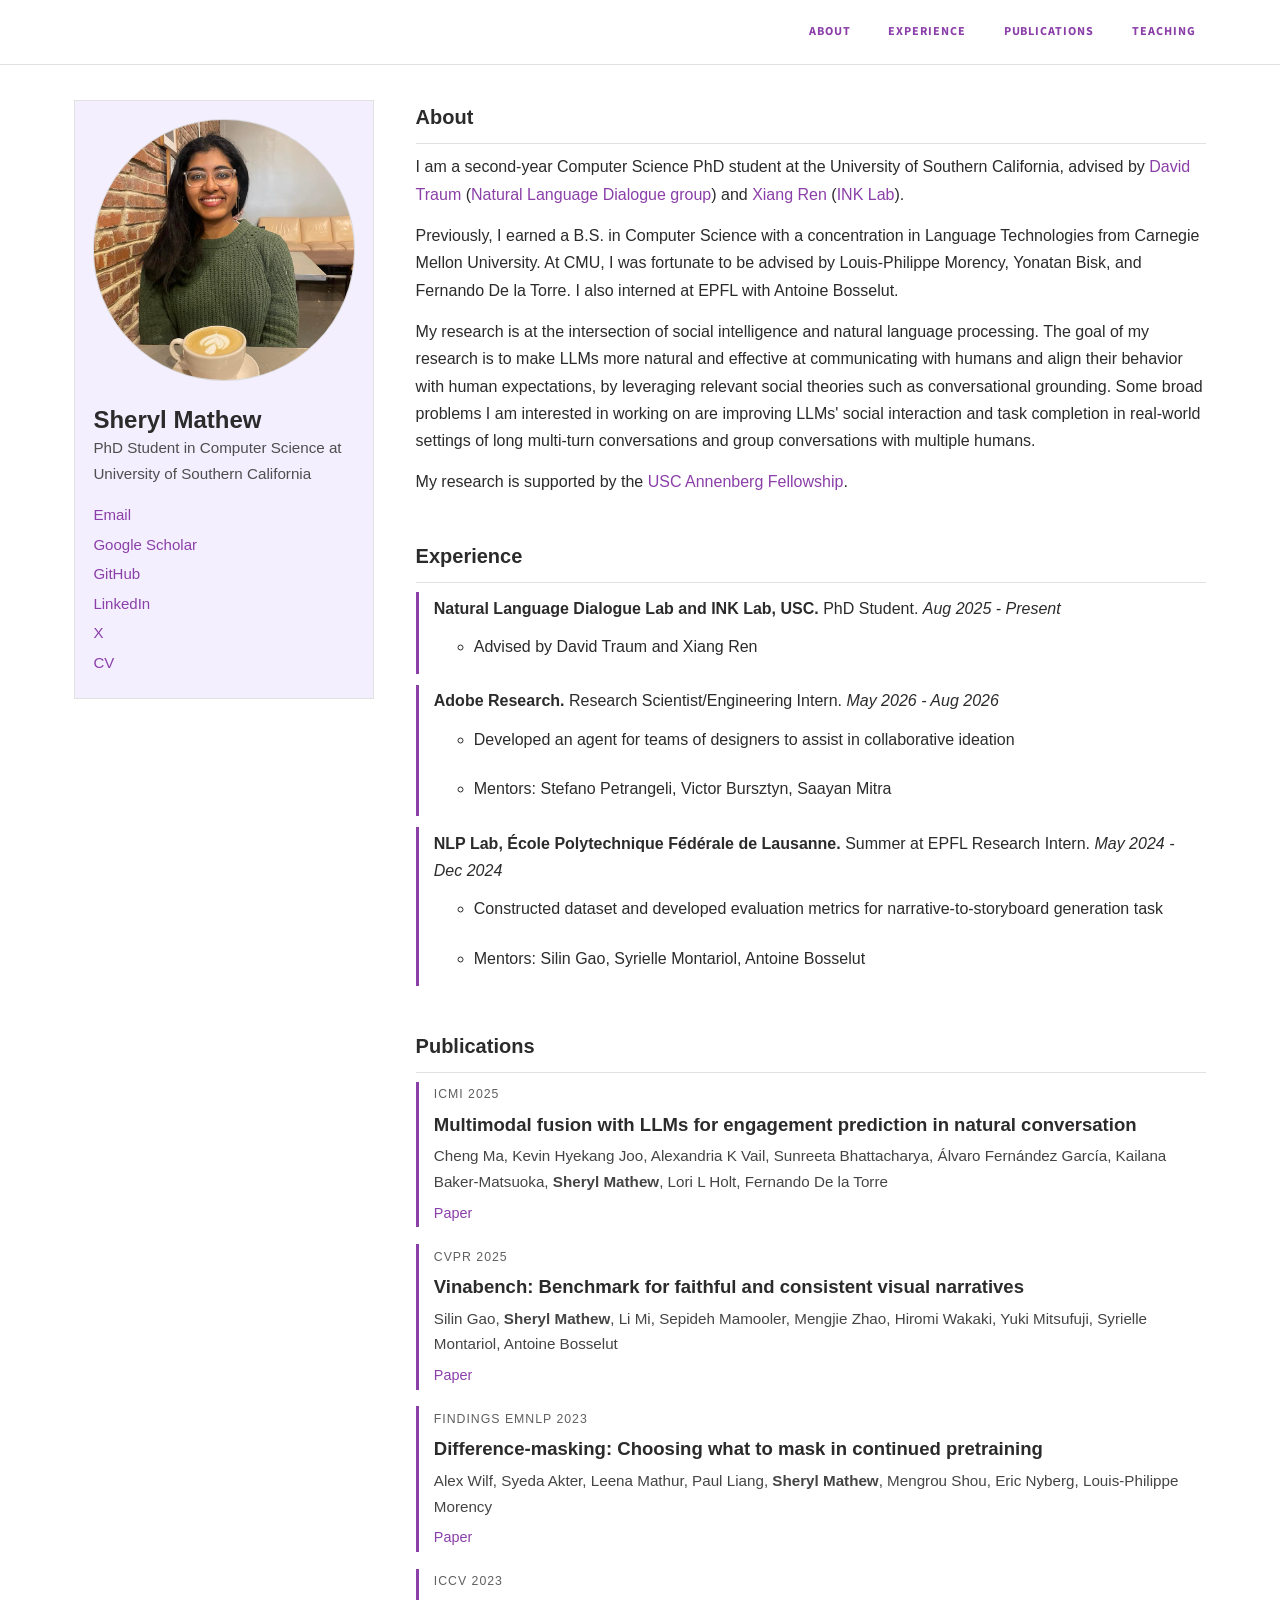
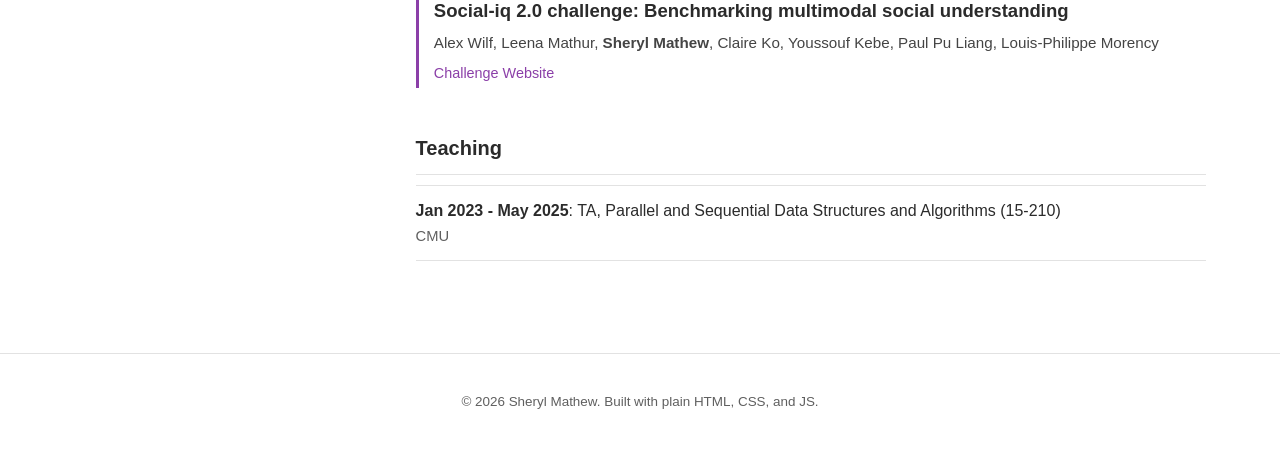
<file: index.html>
<!doctype html>
<html lang="en">
  <head>
    <meta charset="utf-8" />
    <meta name="viewport" content="width=device-width, initial-scale=1" />
    <title>Sheryl Mathew</title>
    <meta
      name="description"
      content="Personal website"
    />
    <link rel="preconnect" href="https://fonts.googleapis.com" />
    <link rel="preconnect" href="https://fonts.gstatic.com" crossorigin />
    <link
      href="https://fonts.googleapis.com/css2?family=Source+Sans+3:wght@400;500;600;700&display=swap"
      rel="stylesheet"
    />
    <link rel="stylesheet" href="styles.css" />
  </head>
  <body>
    <header class="masthead">
      <div class="masthead-inner">
        <nav class="site-nav" aria-label="Primary">
          <a href="#about">About</a>
          <a href="#experience">Experience</a>
          <a href="#publications">Publications</a>
          <a href="#teaching">Teaching</a>
          <!-- <a href="#service">Service</a> -->
        </nav>
      </div>
    </header>

    <main class="layout">
      <aside class="sidebar">
        <img class="author-avatar" src="assets/sheryl_24.jpg" alt="Portrait of Sheryl Mathew" />
        <h1>Sheryl Mathew</h1>
        <p>
          PhD Student in Computer Science at University of Southern California
        </p>
        <ul class="author-links">
          <li><a href="mailto:sherylma@usc.edu">Email</a></li>
          <li><a href="https://scholar.google.com/citations?user=3-NEsXsAAAAJ&hl=en">Google Scholar</a></li>
          <li><a href="https://github.com/sherylm77">GitHub</a></li>
          <li><a href="https://www.linkedin.com/in/sheryl-m-a26809188/">LinkedIn</a></li>
          <li><a href="https://x.com/Sheryl51522959">X</a></li>
          <li><a href="assets/cv.pdf">CV</a></li>
        </ul>
      </aside>

      <section class="content">
        <article id="about" class="page-block">
          <h2>About</h2>
          <p>
            I am a second-year Computer Science PhD student at the University of Southern California, advised by <a href="https://people.ict.usc.edu/~traum/">David Traum</a> (<a href="https://nld.ict.usc.edu/">Natural Language Dialogue group</a>) and <a href="https://www.seanre.com/">Xiang Ren</a> (<a href="https://inklab.usc.edu/">INK Lab</a>). 
          </p>
          <p>
            Previously, I earned a B.S. in Computer Science with a concentration in Language Technologies from Carnegie Mellon University. At CMU, I was fortunate to be advised by Louis-Philippe Morency,
            Yonatan Bisk, and Fernando De la Torre. I also interned at EPFL with Antoine Bosselut. 
          </p>
          <p>
            My research is at the intersection of social intelligence and natural language processing. The goal of my research is to make LLMs more natural and effective at communicating with humans and align their behavior with human expectations, by leveraging relevant social theories such as conversational grounding. Some broad problems I am interested in working on are improving LLMs' social interaction and task completion in real-world settings of long multi-turn conversations and group conversations with multiple humans.
          </p>
          <p>
            My research is supported by the <a href="https://graduateschool.usc.edu/fellowships/fellowships-for-phd-students/">USC Annenberg Fellowship</a>.
          </p>
        </article>

        <article id="experience" class="page-block">
          <h2>Experience</h2>
          <ul class="plain-list plain-list-no-lines">
            <li>
              <strong>Natural Language Dialogue Lab and INK Lab, USC. </strong>PhD Student. <i>Aug 2025 - Present</i>
              <ul>
                <li>Advised by David Traum and Xiang Ren</li>
              </ul>
            </li>
            <li>
              <strong>Adobe Research. </strong>Research Scientist/Engineering Intern. <i>May 2026 - Aug 2026</i>
              <ul>
                <li>Developed an agent for teams of designers to assist in collaborative ideation</li>
                <li>Mentors: Stefano Petrangeli, Victor Bursztyn, Saayan Mitra</li>
              </ul>
            </li>
            <li>
              <strong>NLP Lab, École Polytechnique Fédérale de Lausanne. </strong>Summer at EPFL Research Intern. <i>May 2024 - Dec 2024</i>
              <ul>
                <li>Constructed dataset and developed evaluation metrics for narrative-to-storyboard generation task</li>
                <li>Mentors: Silin Gao, Syrielle Montariol, Antoine Bosselut</li>
              </ul>
            </li>
          </ul>
        </article>

        <article id="publications" class="page-block">
          <h2>Publications</h2>
          <div id="pub-list" class="archive-list" aria-live="polite"></div>
        </article>

        <article id="teaching" class="page-block">
          <h2>Teaching</h2>
          <ul class="plain-list">
            <li>
              <strong>Jan 2023 - May 2025</strong>: TA, Parallel and Sequential Data Structures and Algorithms (15-210)
              <span>CMU</span>
            </li>
          </ul>
        </article>

        <!-- <article id="service" class="page-block">
          <h2>Service</h2>
          <p class="block-intro">Academic service, mentorship, and community work.</p>
          <ul class="plain-list">
            <li><strong>Reviewing</strong><span>Reviewer for ACL, EMNLP, NeurIPS, and CHI</span></li>
            <li><strong>Mentorship</strong><span>Mentor for undergraduate research and outreach programs</span></li>
          </ul>
        </article> -->
      </section>
    </main>

    <footer class="site-footer">
      <p>&copy; 2026 Sheryl Mathew. Built with plain HTML, CSS, and JS.</p>
    </footer>

    <script src="script.js"></script>
  </body>
</html>
</file>
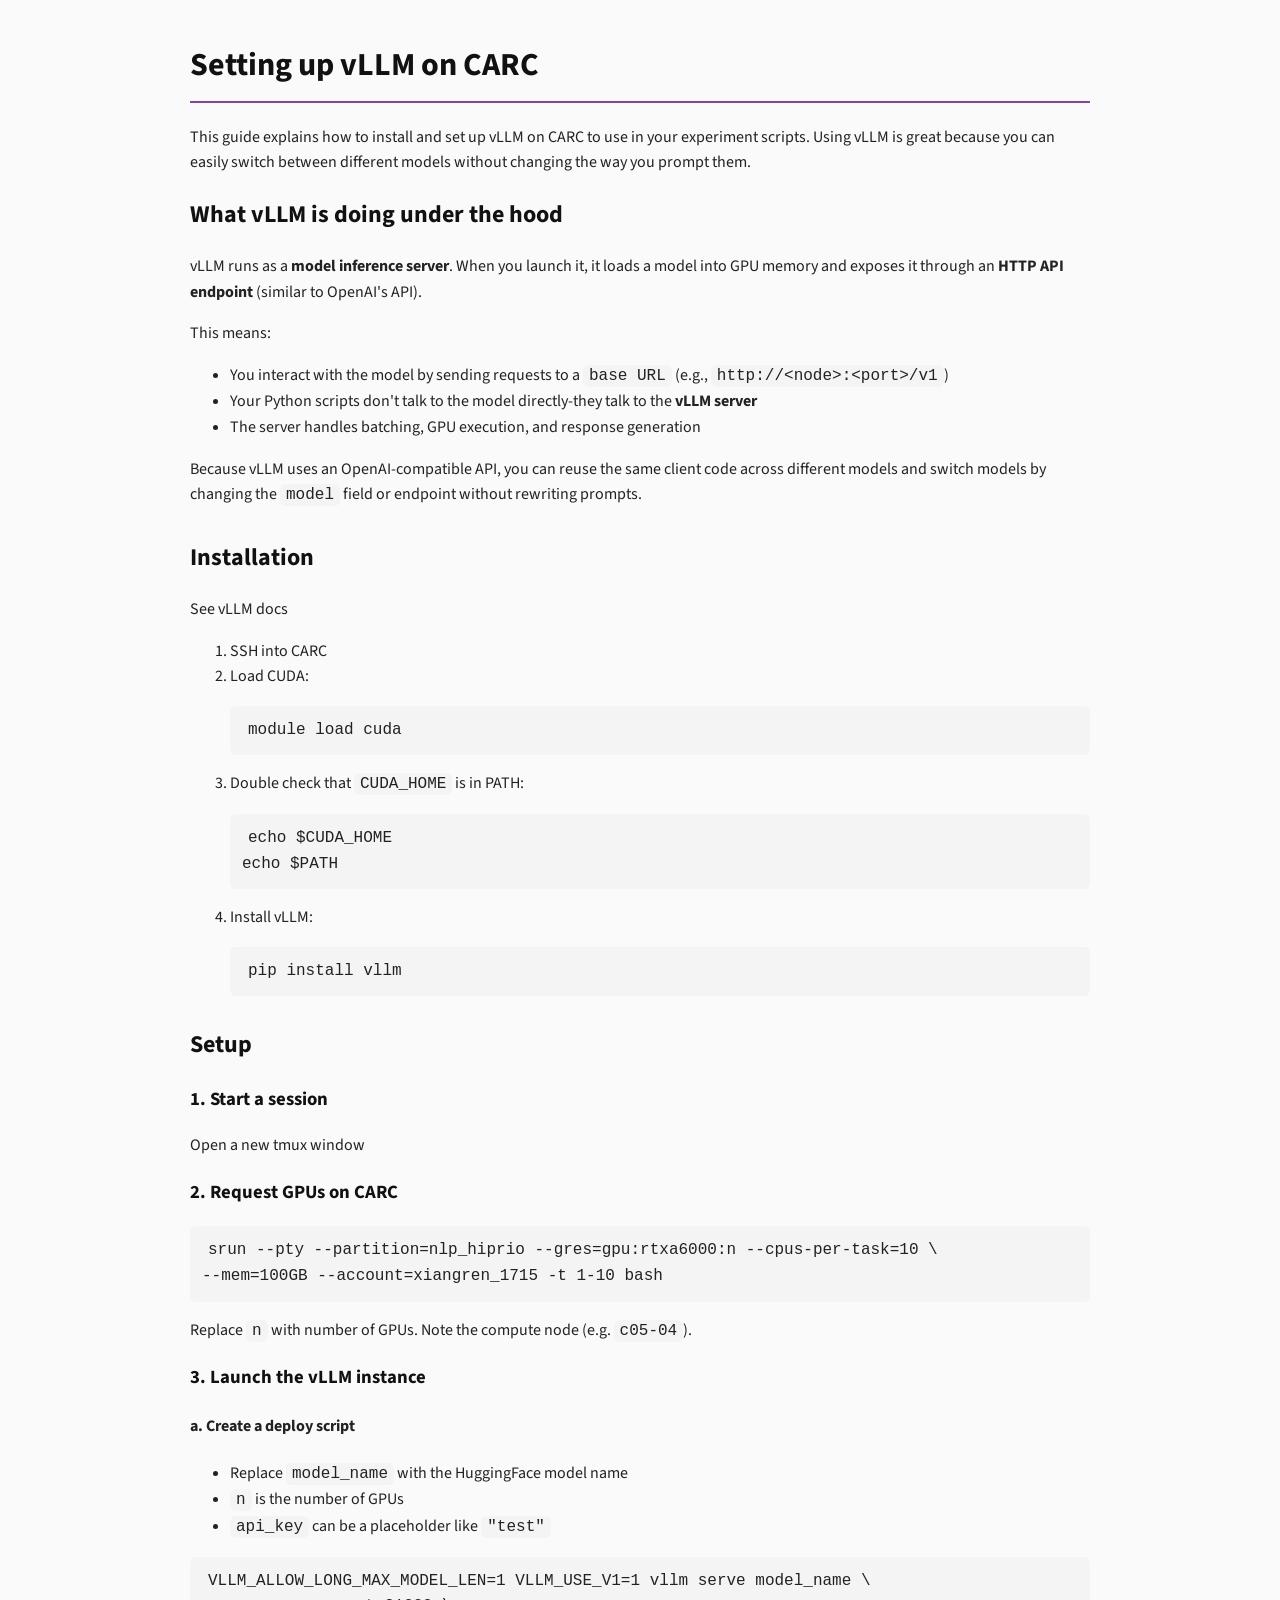
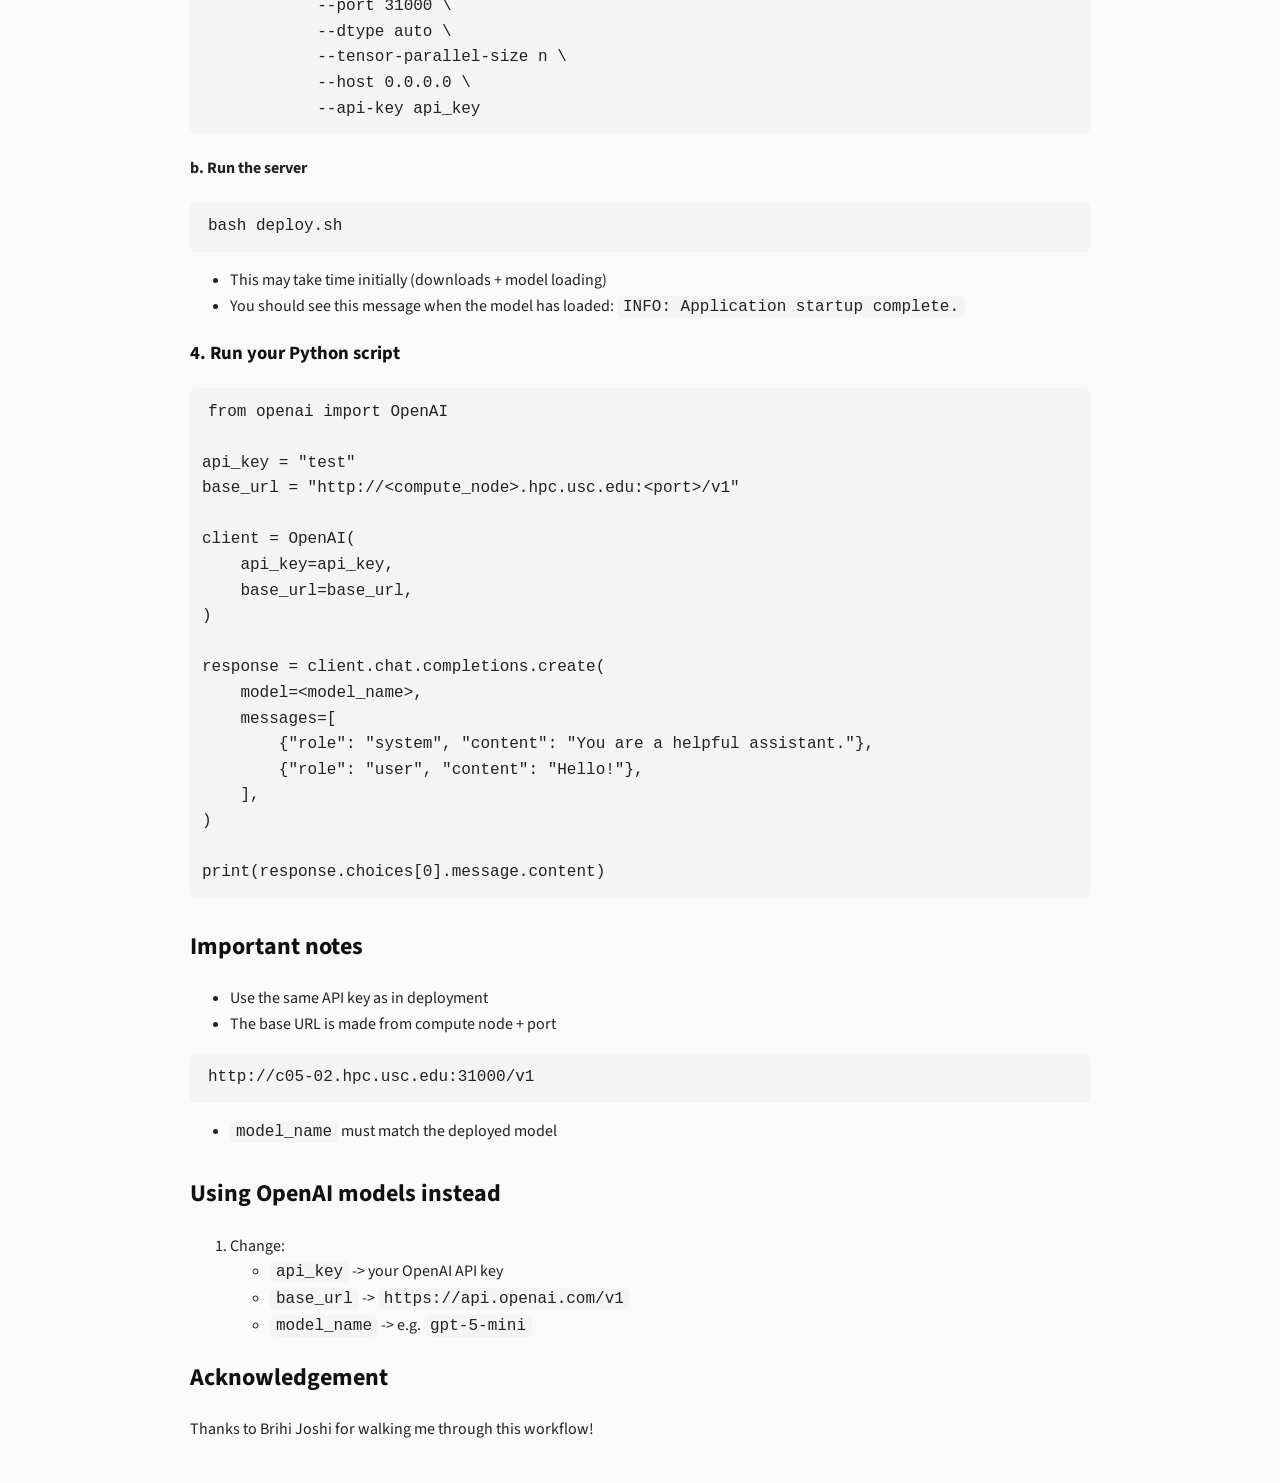
<file: vllm_setup_guide.html>
<!DOCTYPE html>
<html lang="en">
<head>
  <meta charset="UTF-8" />
  <meta name="viewport" content="width=device-width, initial-scale=1" />
  <title>Setting up vLLM on CARC</title>
  <link rel="preconnect" href="https://fonts.googleapis.com" />
  <link rel="preconnect" href="https://fonts.gstatic.com" crossorigin />
  <link
    href="https://fonts.googleapis.com/css2?family=Source+Sans+3:wght@400;500;600;700&display=swap"
    rel="stylesheet"
  />
  <style>
    body {
      font-family: "Source Sans 3", -apple-system, BlinkMacSystemFont, "Segoe UI", Roboto, sans-serif;
      line-height: 1.6;
      max-width: 900px;
      margin: 40px auto;
      padding: 0 20px;
      color: #222;
      background: #fafafa;
    }
    a {
      color: #8b3fa8;
    }
    h1, h2, h3 {
      color: #111;
    }
    h1 {
      border-bottom: 2px solid #8b3fa8;
      padding-bottom: 10px;
    }
    code, pre {
      background: #f4f4f4;
      border-radius: 6px;
      font-family: "SFMono-Regular", Consolas, monospace;
    }
    code {
      padding: 2px 6px;
    }
    pre {
      padding: 12px;
      overflow-x: auto;
    }
    .section {
      margin-top: 30px;
    }
    .note {
      background: #f6eefb;
      border-left: 4px solid #8b3fa8;
      padding: 12px;
      margin: 15px 0;
    }
  </style>
</head>
<body>

<h1>Setting up vLLM on CARC</h1>

<p>
This guide explains how to install and set up vLLM on CARC to use in your experiment scripts.
Using vLLM is great because you can easily switch between different models without changing the way you prompt them.
</p>

<h2>What vLLM is doing under the hood</h2>
<p>
vLLM runs as a <strong>model inference server</strong>. When you launch it, it loads a model into GPU memory
and exposes it through an <strong>HTTP API endpoint</strong> (similar to OpenAI's API).
</p>

<p>This means:</p>
<ul>
  <li>You interact with the model by sending requests to a <code>base URL</code> (e.g., <code>http://&lt;node&gt;:&lt;port&gt;/v1</code>)</li>
  <li>Your Python scripts don't talk to the model directly-they talk to the <strong>vLLM server</strong></li>
  <li>The server handles batching, GPU execution, and response generation</li>
</ul>

<p>
Because vLLM uses an OpenAI-compatible API, you can reuse the same client code across different models and switch models
by changing the <code>model</code> field or endpoint without rewriting prompts.
</p>

<div class="section">
  <h2>Installation</h2>
  <p>See vLLM docs</p>

  <ol>
    <li>SSH into CARC</li>
    <li>Load CUDA:
      <pre><code>module load cuda</code></pre>
    </li>
    <li>Double check that <code>CUDA_HOME</code> is in PATH:
      <pre><code>echo $CUDA_HOME
echo $PATH</code></pre>
    </li>
    <li>Install vLLM:
      <pre><code>pip install vllm</code></pre>
    </li>
  </ol>
</div>

<div class="section">
  <h2>Setup</h2>

  <h3>1. Start a session</h3>
  <p>Open a new tmux window</p>

  <h3>2. Request GPUs on CARC</h3>
  <pre><code>srun --pty --partition=nlp_hiprio --gres=gpu:rtxa6000:n --cpus-per-task=10 \
--mem=100GB --account=xiangren_1715 -t 1-10 bash</code></pre>

  <p>Replace <code>n</code> with number of GPUs. Note the compute node (e.g. <code>c05-04</code>).</p>

  <h3>3. Launch the vLLM instance</h3>

  <h4>a. Create a deploy script</h4>
  <ul>
    <li>Replace <code>model_name</code> with the HuggingFace model name</li>
    <li><code>n</code> is the number of GPUs</li>
    <li><code>api_key</code> can be a placeholder like <code>"test"</code></li>
  </ul>

  <pre><code>VLLM_ALLOW_LONG_MAX_MODEL_LEN=1 VLLM_USE_V1=1 vllm serve model_name \
            --port 31000 \
            --dtype auto \
            --tensor-parallel-size n \
            --host 0.0.0.0 \
            --api-key api_key</code></pre>

  <h4>b. Run the server</h4>
  <pre><code>bash deploy.sh</code></pre>

  <ul>
    <li>This may take time initially (downloads + model loading)</li>
    <li>You should see this message when the model has loaded: <code>INFO: Application startup complete.</code></li>
  </ul>

  <h3>4. Run your Python script</h3>

  <pre><code>from openai import OpenAI

api_key = "test"
base_url = "http://&lt;compute_node&gt;.hpc.usc.edu:&lt;port&gt;/v1"

client = OpenAI(
    api_key=api_key,
    base_url=base_url,
)

response = client.chat.completions.create(
    model=&lt;model_name&gt;,
    messages=[
        {"role": "system", "content": "You are a helpful assistant."},
        {"role": "user", "content": "Hello!"},
    ],
)

print(response.choices[0].message.content)</code></pre>
</div>

<div class="section">
  <h2>Important notes</h2>

  <ul>
    <li>Use the same API key as in deployment</li>
    <li>The base URL is made from compute node + port</li>
  </ul>

  <pre><code>http://c05-02.hpc.usc.edu:31000/v1</code></pre>

  <ul>
    <li><code>model_name</code> must match the deployed model</li>
  </ul>
</div>

<div class="section">
  <h2>Using OpenAI models instead</h2>

  <ol>
    <li>Change:
      <ul>
        <li><code>api_key</code> -> your OpenAI API key</li>
        <li><code>base_url</code> -> <code>https://api.openai.com/v1</code></li>
        <li><code>model_name</code> -> e.g. <code>gpt-5-mini</code></li>
      </ul>
    </li>
  </ol>
</div>

<h2>Acknowledgement</h2>
<p>Thanks to Brihi Joshi for walking me through this workflow!</p>

</body>
</html>
</file>
<file: styles.css>
:root {
  --bg: #ffffff;
  --surface: #f7f7f7;
  --ink: #2b2b2b;
  --muted: #5f5f5f;
  --line: #e2e2e2;
  --accent: #8b3fa8;
  --link: #8b3fa8;
}

*,
*::before,
*::after {
  box-sizing: border-box;
}

body {
  margin: 0;
  background: var(--bg);
  color: var(--ink);
  font-family: -apple-system, BlinkMacSystemFont, "Roboto", "Segoe UI",
    "Helvetica Neue", "Lucida Grande", Arial, sans-serif;
  line-height: 1.7;
}

a {
  color: var(--link);
  text-decoration: none;
}

a:hover {
  text-decoration: underline;
}

.masthead {
  border-bottom: 1px solid var(--line);
  background: #fff;
}

.masthead-inner {
  max-width: 1180px;
  margin: 0 auto;
  padding: 1rem 1.5rem;
  display: flex;
  justify-content: flex-end;
  align-items: center;
  gap: 1.2rem;
}

.site-title {
  font-family: "Source Sans 3", Arial, sans-serif;
  font-size: 1.12rem;
  color: var(--ink);
  font-weight: 600;
  padding: 0.35rem 0.65rem;
  border-radius: 999px;
  transition: box-shadow 0.18s ease, transform 0.18s ease, background 0.18s ease;
}

.site-title:hover {
  text-decoration: none;
  background: #ffffff;
  box-shadow: 0 6px 14px rgba(139, 63, 168, 0.25);
  transform: translateY(-1px);
}

.site-nav {
  display: flex;
  flex-wrap: wrap;
  gap: 1.05rem;
}

.site-nav a {
  font-family: "Source Sans 3", Arial, sans-serif;
  color: var(--accent);
  text-transform: uppercase;
  letter-spacing: 0.08em;
  font-size: 0.76rem;
  font-weight: 700;
  padding: 0.35rem 0.65rem;
  border-radius: 999px;
  transition: box-shadow 0.18s ease, transform 0.18s ease, background 0.18s ease;
}

.site-nav a:hover {
  text-decoration: none;
  background: #ffffff;
  box-shadow: 0 6px 14px rgba(139, 63, 168, 0.25);
  transform: translateY(-1px);
}

.layout {
  max-width: 1180px;
  margin: 0 auto;
  padding: 2.2rem 1.5rem 3rem;
  display: grid;
  grid-template-columns: 300px minmax(0, 1fr);
  gap: 2.6rem;
}

.sidebar {
  border: 1px solid var(--line);
  background: #f3efff;
  padding: 1.15rem;
  height: fit-content;
}

.author-avatar {
  width: 100%;
  aspect-ratio: 1 / 1;
  object-fit: cover;
  border-radius: 50%;
  border: 1px solid #d7d7d7;
  margin-bottom: 0.95rem;
}

.sidebar h1 {
  margin: 0;
  font-size: 1.5rem;
  line-height: 1.3;
}

.author-role {
  margin: 0.4rem 0 0.8rem;
  color: var(--muted);
  font-size: 0.92rem;
}

.sidebar p {
  margin: 0 0 0.95rem;
  color: #4e4e4e;
  font-size: 0.95rem;
}

.author-links {
  list-style: none;
  margin: 0;
  padding: 0;
}

.author-links li {
  margin: 0.25rem 0;
  font-size: 0.94rem;
}

.content {
  min-width: 0;
}

.page-block {
  margin-bottom: 2.7rem;
}

.page-block h2 {
  margin: 0 0 0.6rem;
  font-size: 1.25rem;
  border-bottom: 1px solid var(--line);
  padding-bottom: 0.55rem;
}

.page-block p {
  margin: 0 0 0.9rem;
}

.block-intro {
  color: var(--muted);
}

.archive-list {
  display: grid;
  gap: 1.05rem;
}

.pub-item {
  border-left: 3px solid var(--accent);
  padding: 0.15rem 0 0.15rem 0.95rem;
}

.pub-item .venue {
  margin: 0;
  font-size: 0.77rem;
  color: var(--muted);
  text-transform: uppercase;
  letter-spacing: 0.08em;
}

.pub-item h3 {
  margin: 0.2rem 0;
  font-size: 1.16rem;
}

.pub-item .authors {
  margin: 0;
  color: #444;
  font-size: 0.95rem;
}

.pub-item .links {
  margin-top: 0.35rem;
  display: flex;
  gap: 0.8rem;
  font-size: 0.9rem;
}

.plain-list {
  margin: 0;
  padding: 0;
  list-style: none;
  border-top: 1px solid var(--line);
}

.plain-list li {
  padding: 0.7rem 0;
  border-bottom: 1px solid var(--line);
}

.plain-list li span {
  display: block;
  color: var(--muted);
  font-size: 0.92rem;
}

.plain-list-no-lines {
  border-top: none;
  display: grid;
  gap: 0.7rem;
}

.plain-list-no-lines li {
  border-bottom: none;
}

.plain-list-no-lines > li {
  border-left: 3px solid var(--accent);
  padding: 0.15rem 0 0.15rem 0.95rem;
}

.site-footer {
  border-top: 1px solid var(--line);
  padding: 1.5rem;
  text-align: center;
  color: var(--muted);
  font-size: 0.84rem;
}

@media (max-width: 960px) {
  .layout {
    grid-template-columns: 1fr;
    gap: 1.5rem;
  }

  .masthead-inner {
    flex-direction: column;
    align-items: flex-start;
  }

  .site-nav {
    gap: 0.85rem;
  }
}
</file>
